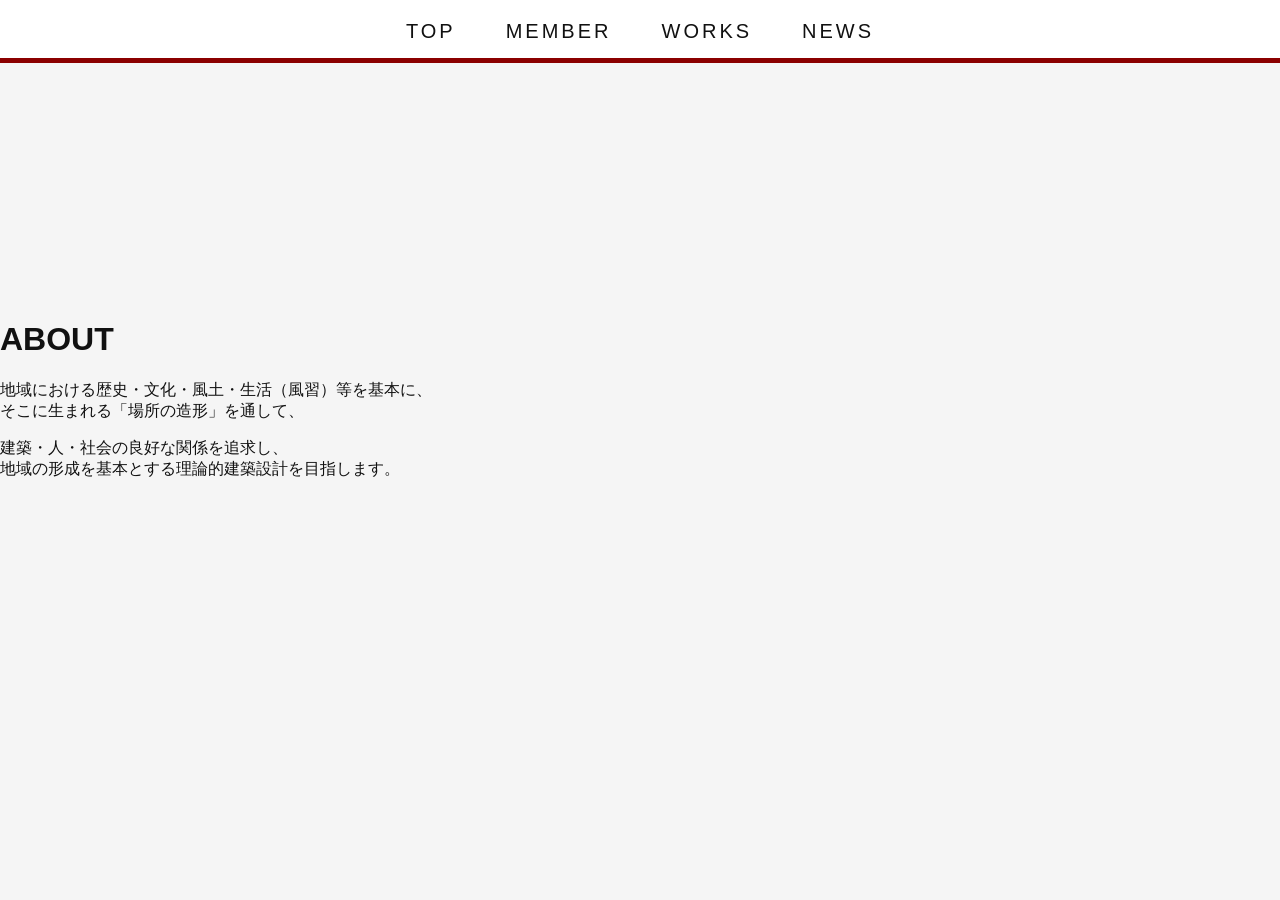
<file: about.html>
<!DOCTYPE html>
<html lang="ja">
<head>
  <meta charset="UTF-8">
  <meta name="viewport" content="width=device-width, initial-scale=1.0">
  <title>ABOUT | NOMA LAB</title>
  <link rel="stylesheet" href="style.css">
</head>

<body>

<nav class="menu">
  <a href="index.html">TOP</a>
  <a href="member.html">MEMBER</a>
  <a href="works.html">WORKS</a>
  <a href="activity.html">NEWS</a>
</nav>

<section id="about" class="about"></section>
  <h1>ABOUT</h1>

<p>
    地域における歴史・文化・風土・生活（風習）等を基本に、<br>
    そこに生まれる「場所の造形」を通して、
  </p>

  <p>
    建築・人・社会の良好な関係を追求し、<br>
    地域の形成を基本とする理論的建築設計を目指します。
  </p>
  
</section>

</body>
</html>
</file>
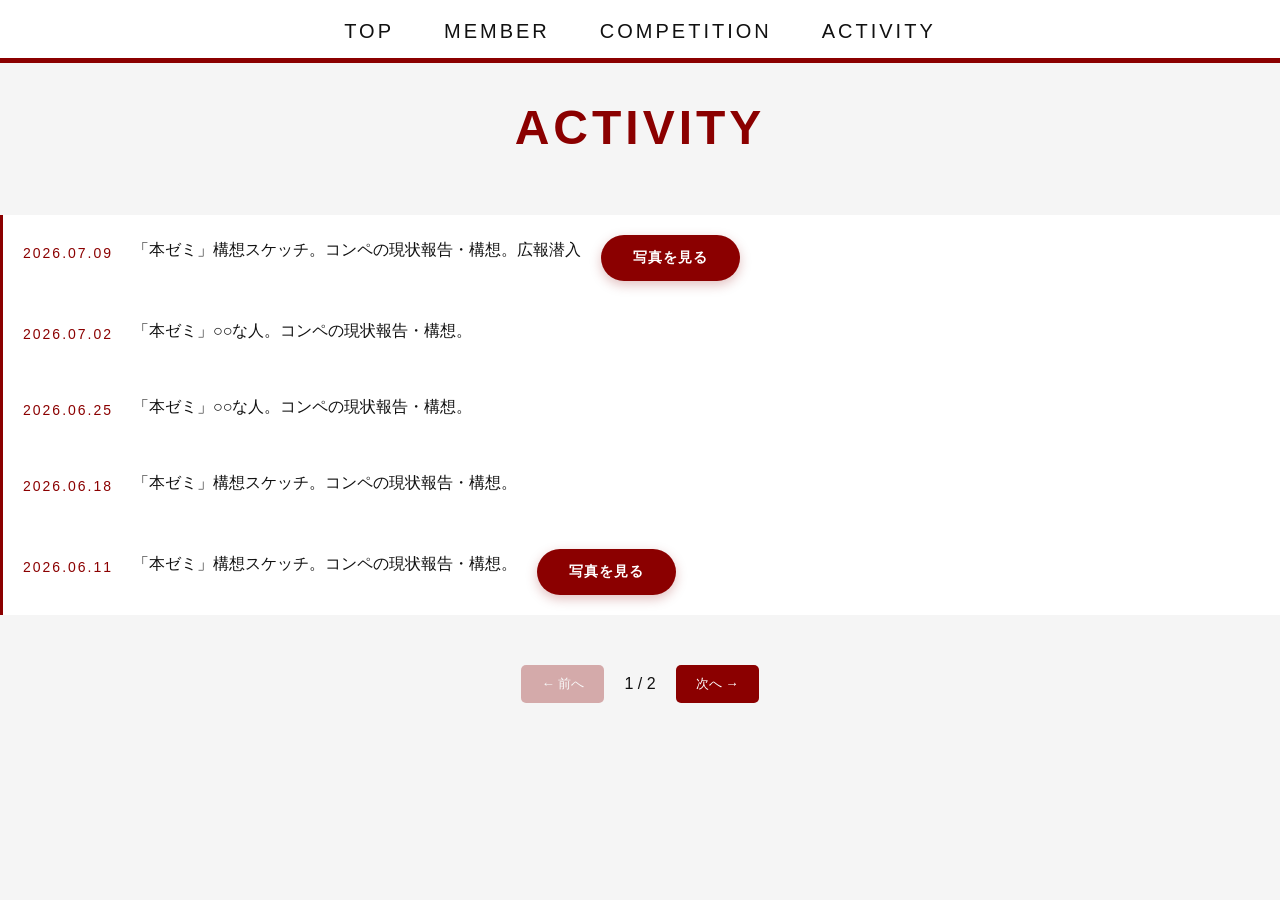
<file: activity.html>
<!DOCTYPE html>
<html lang="ja">
<head>
<meta charset="UTF-8">
<meta name="viewport" content="width=device-width, initial-scale=1.0">
<title>Activity Archive</title>
<link rel="stylesheet" href="style.css">
</head>

<body>
<nav class="menu">

  <a href="index.html">TOP</a>
  <a href="member.html">MEMBER</a>
  <a href="works.html">COMPETITION</a>
  <a href="activity.html">ACTIVITY</a>

</nav>

<section class="activity-archive">

<h1>ACTIVITY</h1>

<!-- ===================== -->
<div class="log-card">
<p class="date">2026.07.09</p>
<p>「本ゼミ」構想スケッチ。コンペの現状報告・構想。広報潜入</p>
<button
  class="media-btn"
  data-image="images/log2.jpg">
  写真を見る
</button>
</div>

<div class="log-card">
<p class="date">2026.07.02</p>
<p>「本ゼミ」○○な人。コンペの現状報告・構想。</p>
</div>

<div class="log-card">
<p class="date">2026.06.25</p>
<p>「本ゼミ」○○な人。コンペの現状報告・構想。</p>
</div>

<div class="log-card">
<p class="date">2026.06.18</p>
<p>「本ゼミ」構想スケッチ。コンペの現状報告・構想。</p>
</div>

<div class="log-card">
<p class="date">2026.06.11</p>
<p>「本ゼミ」構想スケッチ。コンペの現状報告・構想。</p>
<button
  class="media-btn"
  data-image="images/log1.jpg">
  写真を見る
</button>
</div>

<div class="log-card">
<p class="date">2026.06.04</p>
<p>「本ゼミ」コンペの現状報告・構想。ホームページ開設</p>
</div>

<!-- ===================== -->

<div class="pagination">

  <button id="prevPage">
    ← 前へ
  </button>

  <span id="pageInfo"></span>

  <button id="nextPage">
    次へ →
  </button>

</div>

<div id="photoModal" class="photo-modal">

  <span class="photo-close">&times;</span>

  <img id="photoImage">

</div>

<script src="script.js"></script>

</body>
</html>
</file>
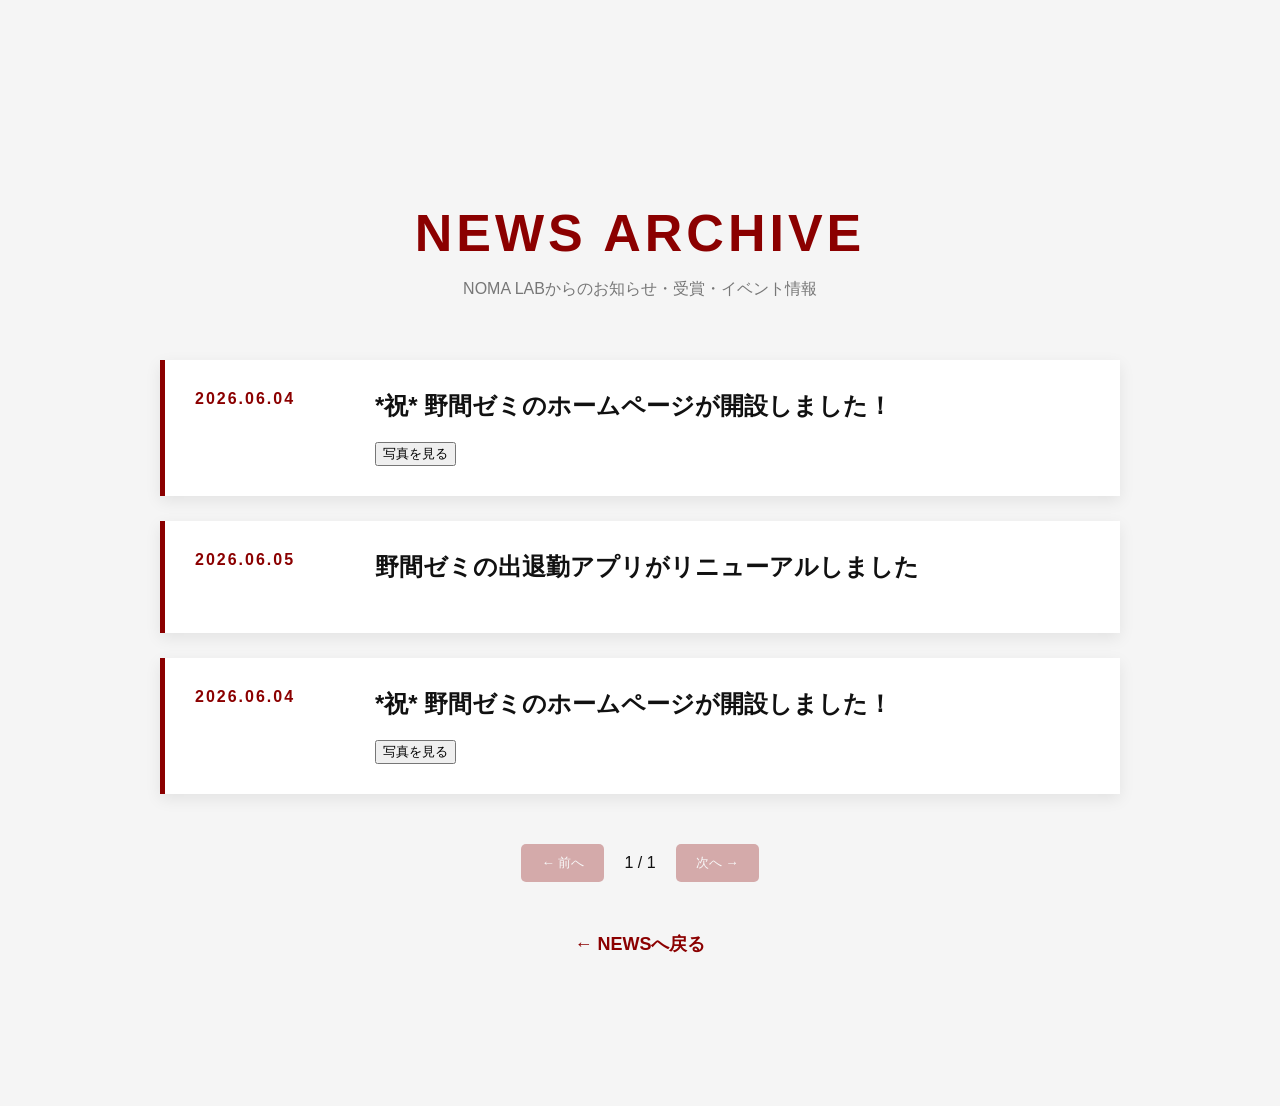
<file: news.html>
<!DOCTYPE html>
<html lang="ja">
<head>
<meta charset="UTF-8">
<title>NEWS Archive</title>
<link rel="stylesheet" href="style.css">
</head>

<body>

<section class="news-archive">

<h1>NEWS ARCHIVE</h1>

<p class="archive-subtitle">
NOMA LABからのお知らせ・受賞・イベント情報
</p>

<!-- ===================== -->

<div class="news-card">
  <div class="news-date">
    2026.06.04
  </div>
  <div class="news-content">
    <h2>*祝* 野間ゼミのホームページが開設しました！</h2>
    <button
      class="photo-btn"
      data-image="images/news02.jpg">
      写真を見る
    </button>
  </div>
</div>

<div class="news-card">
  <div class="news-date">
    2026.06.05
  </div>
  <div class="news-content">
    <h2>野間ゼミの出退勤アプリがリニューアルしました</h2>
  </div>
</div>

<div class="news-card">
  <div class="news-date">
    2026.06.04
  </div>
  <div class="news-content">
    <h2>*祝* 野間ゼミのホームページが開設しました！</h2>
    <button
      class="photo-btn"
      data-image="images/news01.jpg">
      写真を見る
    </button>
  </div>
</div>
<!-- ===================== -->

<div class="pagination">

  <button id="prevNews">
    ← 前へ
  </button>

  <span id="newsPageInfo"></span>

  <button id="nextNews">
    次へ →
  </button>

</div>

<div class="back-button">
  <a href="index.html#news">← NEWSへ戻る</a>
</div>

</section>

<div id="photoModal" class="photo-modal">

  <span class="photo-close">&times;</span>

  <img id="photoImage">

</div>

<script src="script.js"></script>

</body>
</html>
</file>
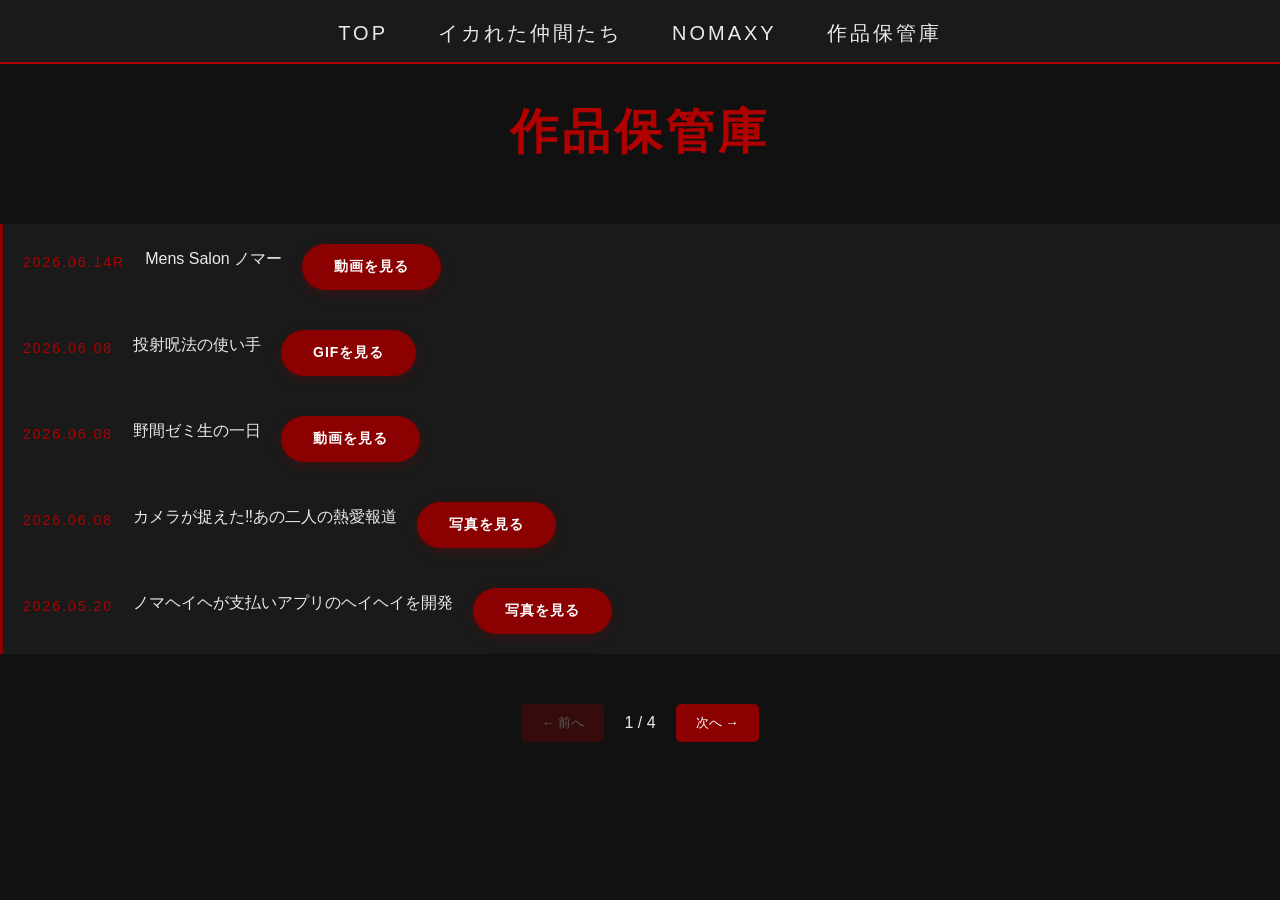
<file: secret-activity.html>
<!DOCTYPE html>
<html lang="ja">
<head>
<meta charset="UTF-8">
<meta name="viewport" content="width=device-width, initial-scale=1.0">
<title>Activity Archive</title>
<link rel="stylesheet" href="style.css">
</head>

<body class="secret-page">

<nav class="menu">
  <a href="secret.html">TOP</a>
  <a href="secret-member.html">イカれた仲間たち</a>
  <a href="secret-works.html">NOMAXY</a>
  <a href="secret-activity.html">作品保管庫</a>
</nav>   

<section class="activity-archive">

<h1>作品保管庫</h1>

<!-- ===================== -->

<div class="log-card">
  <p class="date">2026.06.14R</p>
  <p>Mens Salon ノマー</p>
  <div class="media-center">
  <a
    href="videos/event02.mp4"
    target="_blank"
    class="media-btn">
    動画を見る
  </a>
  </div>
</div>

<div class="log-card">
  <p class="date">2026.06.08</p>
  <p>投射呪法の使い手</p>
  <button
    class="media-btn"
    data-image="gifs/noma-life.gif">
    GIFを見る
  </button>
</div>

<div class="log-card">
  <p class="date">2026.06.08</p>
  <p>野間ゼミ生の一日</p>
  <div class="media-center">
  <a
    href="videos/event01.mp4"
    target="_blank"
    class="media-btn">
    動画を見る
  </a>
  </div>
</div>

<div class="log-card">
<p class="date">2026.06.08</p>
<p>カメラが捉えた‼あの二人の熱愛報道</p>
<button
  class="media-btn"
  data-image="images!/log13!.webp">
  写真を見る
</button>
</div>

<div class="log-card">
<p class="date">2026.05.20</p>
<p>ノマヘイヘが支払いアプリのヘイヘイを開発</p>
<button
  class="media-btn"
  data-image="images!/log12!.webp">
  写真を見る
</button>
</div>

<div class="log-card">
<p class="date">2026.05.20</p>
<p>horryが池袋で金鉱脈を発見</p>
<button
  class="media-btn"
  data-image="images!/log11!.webp">
  写真を見る
</button>
</div>

<div class="log-card">
<p class="date">2026.05.20</p>
<p>カンシロウが「力とはパワー ～体で覚えて考えろ～」を出版</p>
<button
  class="media-btn"
  data-image="images!/log10!.webp">
  写真を見る
</button>
</div>

<div class="log-card">
<p class="date">2026.05.20</p>
<p>エスプレッソゆうとがフラペチーノの養殖に成功</p>
<button
  class="media-btn"
  data-image="images!/log09!.webp">
  写真を見る
</button>
</div>

<div class="log-card">
<p class="date">2026.05.20</p>
<p>カモンめぐみがNPO法人 優先席を守る会 を設立</p>
<button
  class="media-btn"
  data-image="images!/log08!.webp">
  写真を見る
</button>
</div>

<div class="log-card">
<p class="date">2026.05.20</p>
<p>ソウ・ウシウシ生誕祭</p>
<button
  class="media-btn"
  data-image="images!/log01!.webp">
  写真を見る
</button>
</div>

<div class="log-card">
<p class="date">2026.05.29</p>
<p>森の中のこうちゃん無期限の活動休止</p>
</div>

<div class="log-card">
<p class="date">2026.05.29</p>
<p>インク代高騰で活動経営難。クラウドファンディング開始。</p>
</div>

<div class="log-card">
<p class="date">2026.05.06</p>
 <p>オーガ鰆。初競り過去最高額2980円(税込み)</p>
<button
  class="media-btn"
  data-image="images!/log02!.webp">
  写真を見る
</button>
</div>

<div class="log-card">
<p class="date">2026.05.06</p>
 <p>ハイブリッチ・ユズキが渡月橋の観光大使に就任</p>
<button
  class="media-btn"
  data-image="images!/log03!.webp">
  写真を見る
</button>
</div>

<div class="log-card">
<p class="date">2026.05.06</p>
 <p>本ゼミ：大豆からできるもの多すぎ。大豆に潜むディストピア</p>
</div>

<div class="log-card">
<p class="date">2026.05.06</p>
 <p>米利休が茶柱でCO²削減に成功</p>
<button
  class="media-btn"
  data-image="images!/log04!.webp">
  写真を見る
</button>
</div>

<div class="log-card">
<p class="date">2026.05.06</p>
 <p>森の中のこうちゃんが「塀の中のこうちゃん」に改名</p>
</div>

<div class="log-card">
<p class="date">2026.05.06</p>
 <p>ドリーム歩夢が新曲「完全幻覚Dreamer」をリリース</p>
<button
  class="media-btn"
  data-image="images!/log05!.webp">
  写真を見る
</button>
</div>

<div class="log-card">
<p class="date">2026.05.06</p>
<p>ヌギフ大統領が黒船で来航</p>
<button
  class="media-btn"
  data-image="images!/log06!.webp">
  写真を見る
</button>
<button
  class="media-btn"
  data-image="images!/log07!.webp">
  写真を見る
</button>
</div>


<!-- ===================== -->

<div class="pagination">

  <button id="prevPage">
    ← 前へ
  </button>

  <span id="pageInfo"></span>

  <button id="nextPage">
    次へ →
  </button>

</div>

<div id="photoModal" class="photo-modal">

  <span class="photo-close">&times;</span>

  <img id="photoImage" alt="活動記録画像">>

</div>

<script src="script.js"></script>

</body>
</html>
</file>
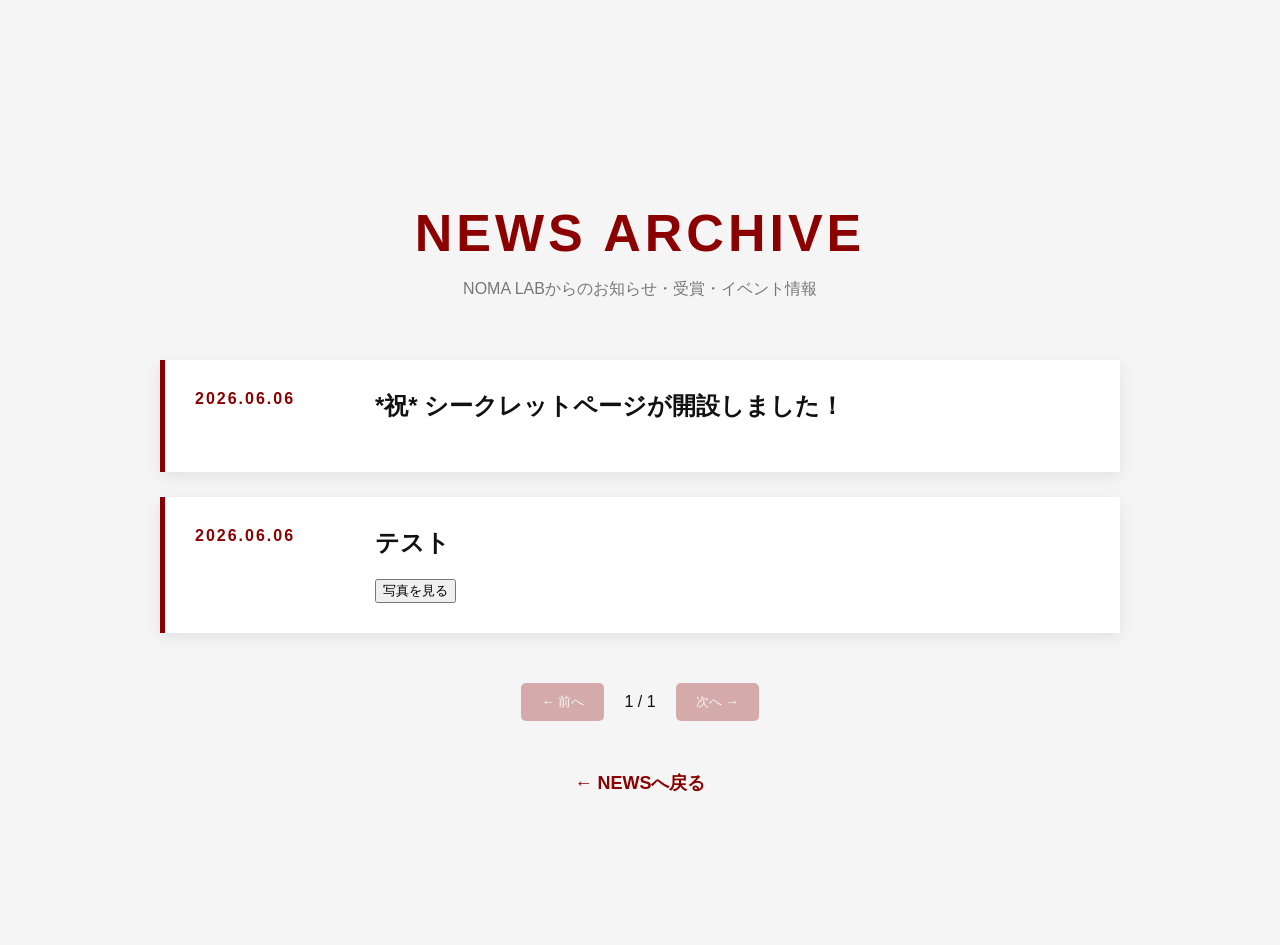
<file: secret-news.html>
<!DOCTYPE html>
<html lang="ja">
<head>
<meta charset="UTF-8">
<title>NEWS Archive</title>
<link rel="stylesheet" href="style.css">
</head>

<body>

<section class="news-archive">

<h1>NEWS ARCHIVE</h1>

<p class="archive-subtitle">
NOMA LABからのお知らせ・受賞・イベント情報
</p>

<!-- ===================== -->

<div class="news-card">
  <div class="news-date">
    2026.06.06
  </div>
  <div class="news-content">
    <h2>*祝* シークレットページが開設しました！</h2>
  </div>
</div>

<div class="news-card">
  <div class="news-date">
    2026.06.06
  </div>
  <div class="news-content">
    <h2>テスト</h2>
    <button
      class="photo-btn"
      data-image="images!/news01!.jpg">
      写真を見る
    </button>
  </div>
</div>

<!-- ===================== -->

<div class="pagination">

  <button id="prevNews">
    ← 前へ
  </button>

  <span id="newsPageInfo"></span>

  <button id="nextNews">
    次へ →
  </button>

</div>

<div class="back-button">
  <a href="secret.html">← NEWSへ戻る</a>
</div>

</section>

<div id="photoModal" class="photo-modal">

  <span class="photo-close">&times;</span>

  <img id="photoImage">

</div>

<script src="script.js"></script>

</body>
</html>
</file>
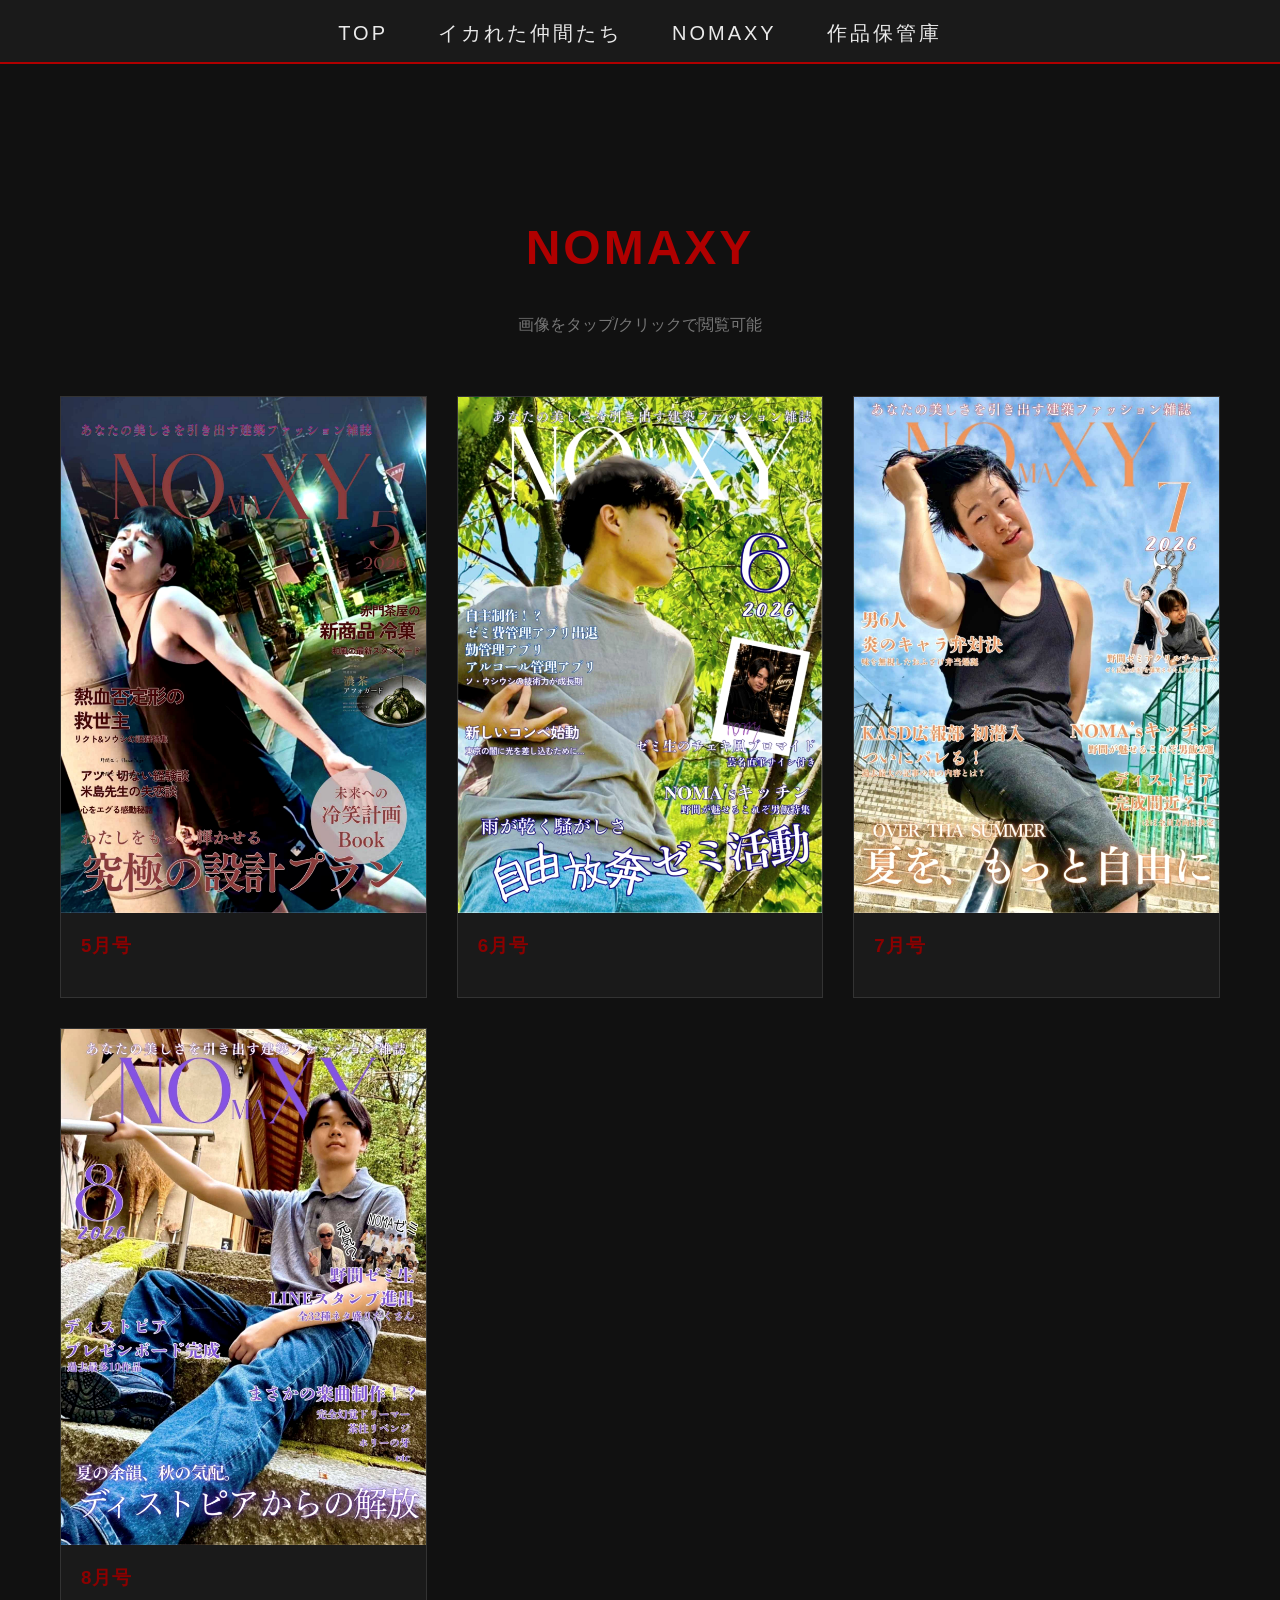
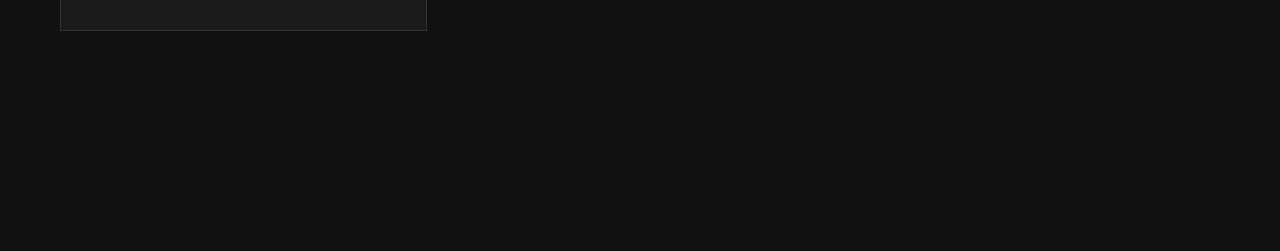
<file: secret-works.html>
<!DOCTYPE html>
<html lang="ja">
<head>
<meta charset="UTF-8">
<meta name="viewport" content="width=device-width, initial-scale=1.0">
<title>WORKS | NOMA LAB</title>
<link rel="stylesheet" href="style.css">
</head>

<body class="secret-page">

<nav class="menu">
  <a href="secret.html">TOP</a>
  <a href="secret-member.html">イカれた仲間たち</a>
  <a href="secret-works.html">NOMAXY</a>
  <a href="secret-activity.html">作品保管庫</a>
</nav>

<section class="works">

  <h1>NOMAXY</h1>

  <p class="archive-subtitle">
  画像をタップ/クリックで閲覧可能
</p>

  <!-- index.html の WORKS の中身をここに貼る -->
<!-- ===================== -->
  <!-- COMPETITION A -->
  <!-- ===================== -->

  <div class="works-group">

    <div class="works-grid">

      <!-- 01 -->
      <a href="pdf!/NOXY5月号.pdf" target="_blank" class="work-item">
          <img src="images!/a01!.jpg" alt="">

        <div class="work-text">
          <h3>5月号</h3>
        </div>
        </a>

      <!-- 02 -->
      <a href="pdf!/NOXY6月号.pdf" target="_blank" class="work-item">
          <img src="images!/a02!.jpg" alt="">

        <div class="work-text">
          <h3>6月号</h3>
        </div>
        </a>

      <!-- 03 -->
       <a href="pdf!/NOXY7月号.pdf" target="_blank" class="work-item">
          <img src="images!/a03!.jpg" alt="">

        <div class="work-text">
          <h3>7月号</h3>
        </div>
        </a>

      <!-- 04 -->
        <a href="pdf!/NOXY8月号.pdf" target="_blank" class="work-item">
          <img src="images!/a04!.jpg" alt="">

        <div class="work-text">
          <h3>8月号</h3>
        </div>
        </a>

    </div>
  </div>

</section>

<script src="script.js"></script>

</body>
</html>
</file>
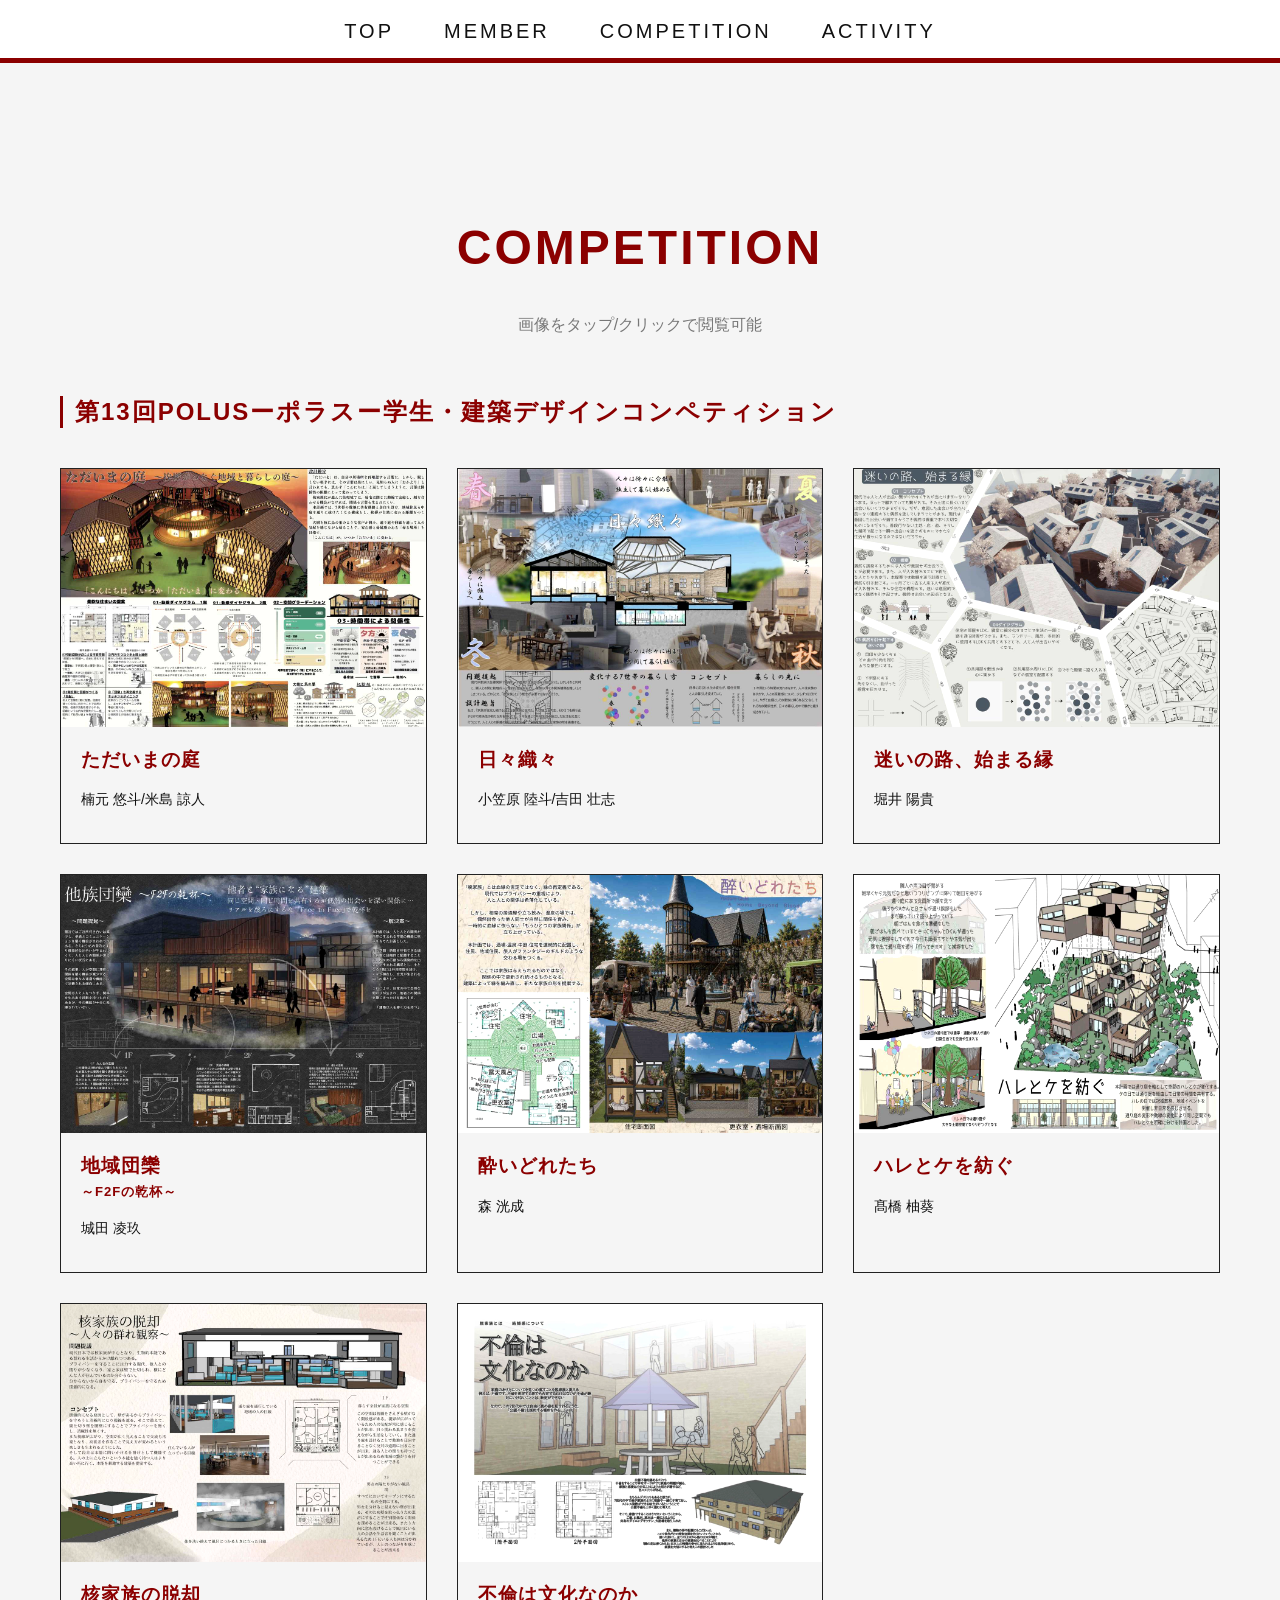
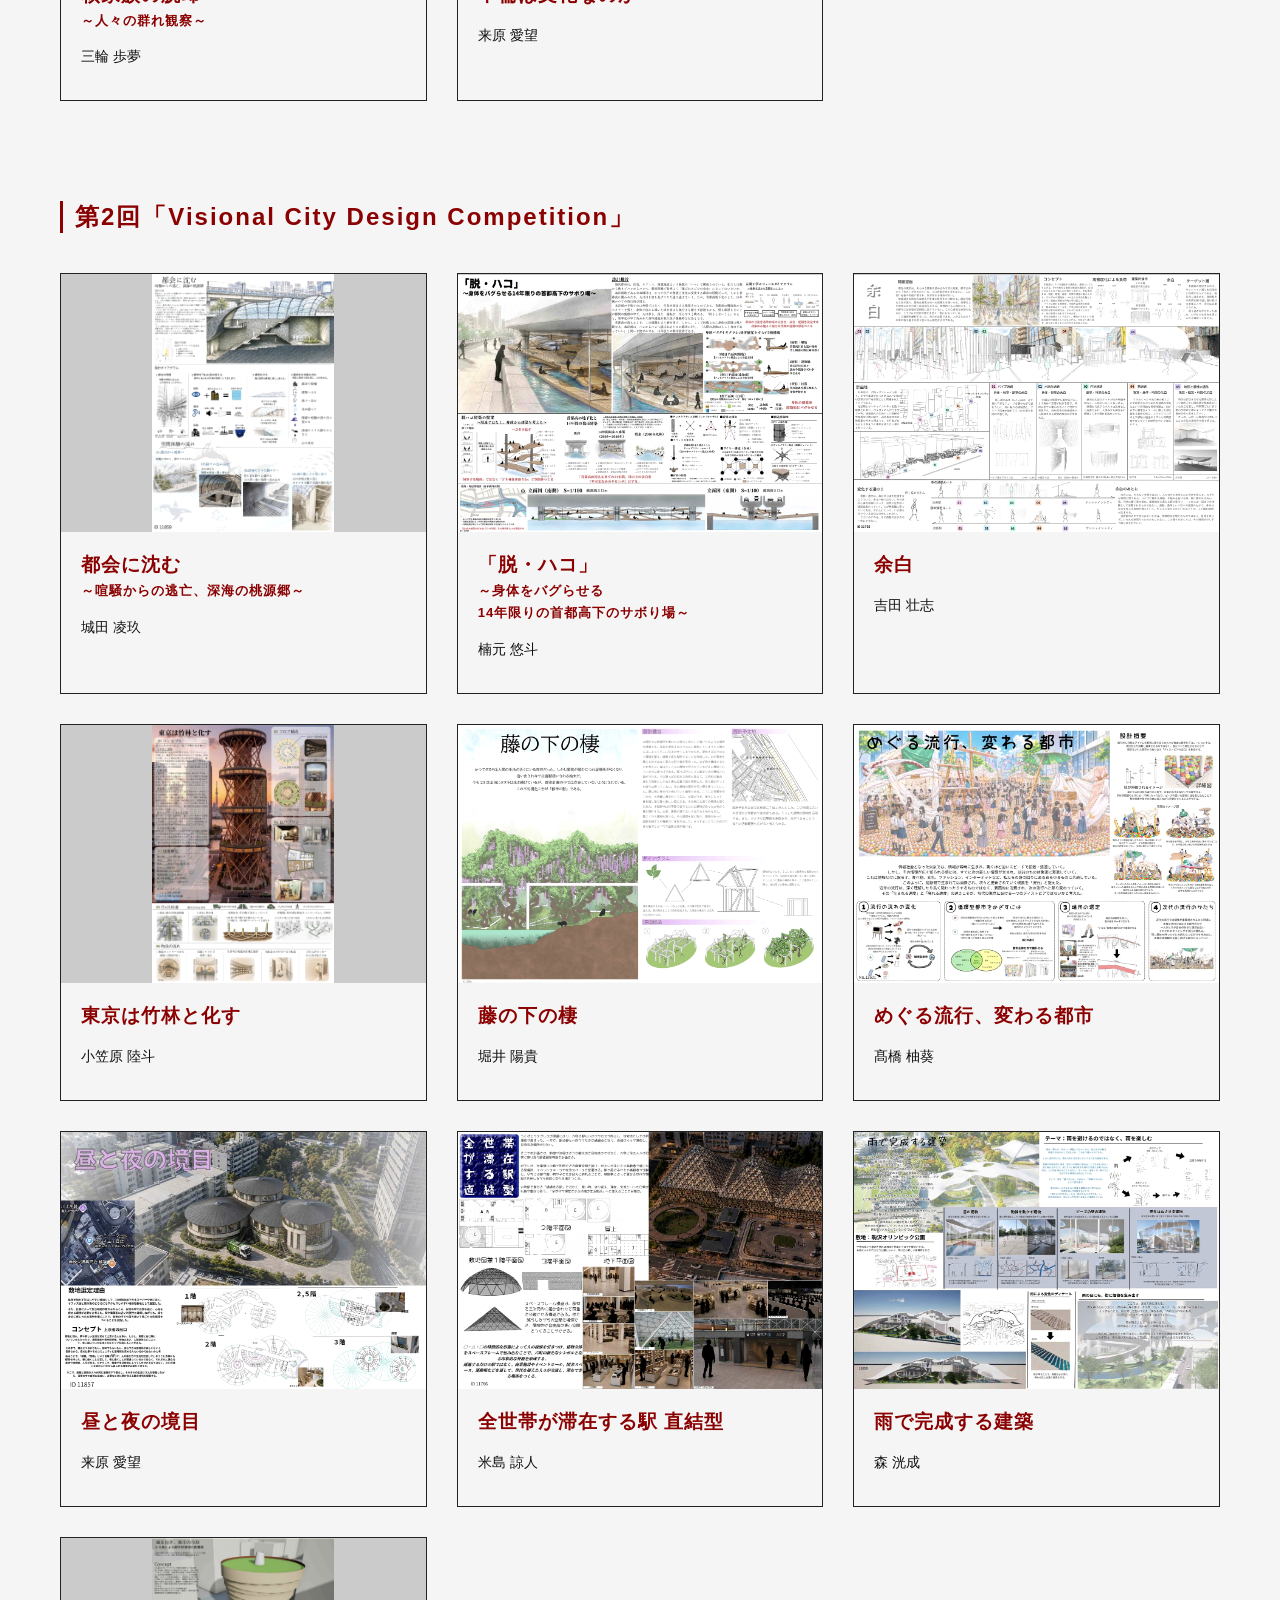
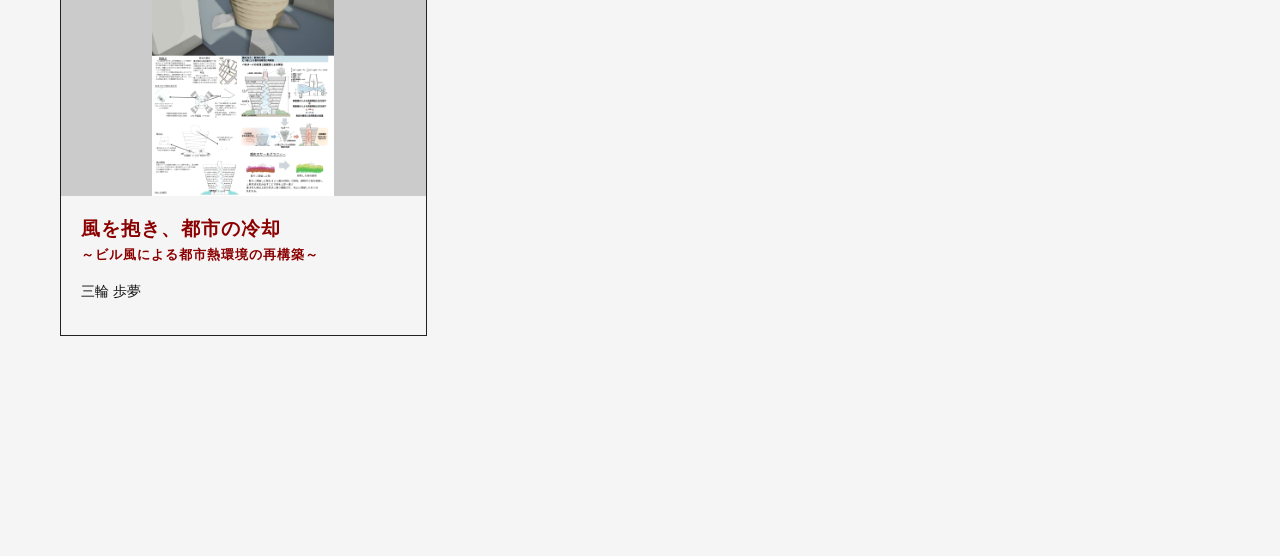
<file: works.html>
<!DOCTYPE html>
<html lang="ja">
<head>
<meta charset="UTF-8">
<meta name="viewport" content="width=device-width, initial-scale=1.0">
<title>WORKS | NOMA LAB</title>
<link rel="stylesheet" href="style.css">
</head>

<body>

<nav class="menu">

  <a href="index.html">TOP</a>
  <a href="member.html">MEMBER</a>
  <a href="works.html">COMPETITION</a>
  <a href="activity.html">ACTIVITY</a>

</nav>

<section class="works">

<h1>COMPETITION</h1>

  <p class="archive-subtitle">
  画像をタップ/クリックで閲覧可能
</p>

  <!-- index.html の WORKS の中身をここに貼る -->
<!-- ===================== -->
  <!-- COMPETITION A -->
  <!-- ===================== -->

  <div class="works-group">

    <h2>第13回POLUSーポラスー学生・建築デザインコンペティション</h2>

    <div class="works-grid">

      <!-- 01 -->
      <a href="pdf/a01.pdf" target="_blank" class="work-item">
          <img src="images/a01.jpg" alt="">

        <div class="work-text">
          <h3>ただいまの庭</h3>
          <p>楠元 悠斗/米島 諒人</p>
        </div>
        </a>

      <!-- 02 -->
      <a href="pdf/a02.pdf" target="_blank" class="work-item">
          <img src="images/a02.jpg" alt="">

        <div class="work-text">
          <h3>日々織々</h3>
          <p>小笠原 陸斗/吉田 壮志</p>
        </div>
        </a>

      <!-- 03 -->
       <a href="pdf/a03.pdf" target="_blank" class="work-item">
          <img src="images/a03.jpg" alt="">

        <div class="work-text">
          <h3>迷いの路、始まる縁</h3>
          <p>堀井 陽貴</p>
        </div>
        </a>

      <!-- 04 -->
        <a href="pdf/a04.pdf" target="_blank" class="work-item">
          <img src="images/a04.jpg" alt="">

        <div class="work-text">
          <h3>地域団欒<br>
          <span class="work-subtitle">～F2Fの乾杯～</span></h3>
          <p>城田 凌玖</p>
        </div>
        </a>

      <!-- 05 -->
        <a href="pdf/a05.pdf" target="_blank" class="work-item">
          <img src="images/a05.jpg" alt="">

        <div class="work-text">
          <h3>酔いどれたち</h3>
          <p>森 洸成</p>
        </div>
        </a>

      <!-- 06 -->
        <a href="pdf/a06.pdf" target="_blank" class="work-item">
          <img src="images/a06.jpg" alt="">

        <div class="work-text">
          <h3>ハレとケを紡ぐ</h3>
          <p>髙橋 柚葵</p>
        </div>
        </a>

      <!-- 07 -->

        <a href="pdf/a07.pdf" target="_blank" class="work-item">
          <img src="images/a07.jpg" alt="">

        <div class="work-text">
          <h3>核家族の脱却<br>
          <span class="work-subtitle">～人々の群れ観察～</span></h3>
          <p>三輪 歩夢</p>
        </div>
        </a>

      <!-- 08 -->
      <a href="pdf/a08.pdf" target="_blank" class="work-item">
          <img src="images/a08.jpg" alt="">

        <div class="work-text">
          <h3>不倫は文化なのか</h3>
          <p>来原 愛望</p>
        </div>
        </a>

    </div>
  </div>

  <!-- ===================== -->
  <!-- COMPETITION B -->
  <!-- ===================== -->

  <div class="works-group">

    <h2>第2回「Visional City Design Competition」</h2>

    <div class="works-grid">

        <a href="pdf/b01.pdf" target="_blank" class="work-item">
          <img src="images/b01.jpg" alt="">

        <div class="work-text">
          <h3>都会に沈む<br>
          <span class="work-subtitle">～喧騒からの逃亡、深海の桃源郷～</span></h3>
          <p>城田 凌玖</p>
        </div>
        </a>

        <a href="pdf/b02.pdf" target="_blank" class="work-item">
          <img src="images/b02.jpg" alt="">

        <div class="work-text">
          <h3>「脱・ハコ」<br>
          <span class="work-subtitle">～身体をバグらせる<br>14年限りの首都高下のサボり場～</span></h3>
          <p>楠元 悠斗</p>
        </div>
        </a>

        <a href="pdf/b03.pdf" target="_blank" class="work-item">
          <img src="images/b03.jpg" alt="">

        <div class="work-text">
          <h3>余白</h3>
          <p>吉田 壮志</p>
        </div>
        </a>

        <a href="pdf/b04.pdf" target="_blank" class="work-item">
          <img src="images/b04.jpg" alt="">

        <div class="work-text">
          <h3>東京は竹林と化す</h3>
          <p>小笠原 陸斗</p>
        </div>
        </a>

        <a href="pdf/b05.pdf" target="_blank" class="work-item">
          <img src="images/b05.jpg" alt="">

        <div class="work-text">
          <h3>藤の下の棲</h3>
          <p>堀井 陽貴</p>
        </div>
        </a>

        <a href="pdf/b06.pdf" target="_blank" class="work-item">
          <img src="images/b06.jpg" alt="">

        <div class="work-text">
          <h3>めぐる流行、変わる都市</h3>
          <p>髙橋 柚葵</p>
        </div>
        </a>

         <a href="pdf/b07.pdf" target="_blank" class="work-item">
          <img src="images/b07.jpg" alt="">

        <div class="work-text">
          <h3>昼と夜の境目</h3>
          <p>来原 愛望</p>
        </div>
        </a>

        <a href="pdf/b08.pdf" target="_blank" class="work-item">
          <img src="images/b08.jpg" alt="">

        <div class="work-text">
          <h3>全世帯が滞在する駅 直結型</h3>
          <p>米島 諒人</p>
        </div>
        </a>

        <a href="pdf/b09.pdf" target="_blank" class="work-item">
          <img src="images/b09.jpg" alt="">

        <div class="work-text">
          <h3>雨で完成する建築</h3>
          <p>森 洸成</p>
        </div>
        </a>

        <a href="pdf/b10.pdf" target="_blank" class="work-item">
          <img src="images/b10.jpg" alt="">

        <div class="work-text">
          <h3>風を抱き、都市の冷却<br>
          <span class="work-subtitle">～ビル風による都市熱環境の再構築～</span></h3>
          <p>三輪 歩夢</p>
        </div>
        </a>



    </div>
  </div>


</section>

<script src="script.js"></script>

</body>
</html>
</file>
<file: style.css>
/* ===================== */
/* COLOR SYSTEM */
/* ===================== */
*{
  box-sizing:border-box;
}

html {
  scroll-behavior: smooth;
  overflow-y: scroll;

}

:root {
  --bg: #f5f5f5;
  --text: #111111;
  --gray: #777777;
  --card: #ffffff;
  --line: #dddddd;
  --accent: #8b0000;
}

body {
  margin: 0;

  padding-top: 60px;

  background: #f5f5f5;
  color: #111111;

  font-family: sans-serif;
}

.qr{

  margin-top:40px;

  padding:15px;

  text-align:center;

  background:white;

  border:1px solid #ddd;
}

.qr img{

  width:120px;

  border:3px solid #8b0000;
}

/* スライドエリア */
.slide-section {
  padding: 80px 20px;
 background: #f5f5f5;
}


/* ナビ */
/* ===================== */
/* MENU */
/* ===================== */

.menu {

  position: fixed;

  top: 0;
  left: 0;

  width: 100%;

  box-sizing:border-box;

  display: flex;
  justify-content: center;
  align-items: center;

  gap: 50px;

  padding: 20px 0;

  background: rgba(255,255,255,0.95);

  backdrop-filter: blur(10px);

  border-bottom: 3px solid #8b0000;

  z-index: 9999;
}

.menu a {
  color: #111111;
  text-decoration: none;

  font-size: 20px;
  letter-spacing: 3px;

  transition: 0.3s;
}

.menu a:hover {
  color: #8b0000;
}

.slider {
  position: relative;
  max-width: 1200px;
  margin: auto;
}

.slide {
  width: 100%;
}

.slide.active {
  display: block;
}

.slide-section {
  padding: 0;
  background: #f5f5f5;
}

.slider {
  max-width: 100%;
  height: 60vh;
  overflow: hidden;
}

.slider img {
  width: 100%;
  height: 60vh;
  object-fit: cover;
}

.slider img {
  filter: contrast(1.1) brightness(0.9);
}

.about {
  padding: 120px 20px;
  max-width: 1200px;
  margin: auto;
  line-height: 1.8;
}

.about h1 {
  font-size: 48px;
  margin-bottom: 40px;
  letter-spacing: 3px;
  color: #8b0000;
  text-align: center;
}

.about-text{

  max-width:700px;

  margin:0 auto;

  padding-left:25px;

  border-left:4px solid #8b0000;

  color:#111111;

  font-size:18px;

  line-height:2.4;

  letter-spacing:1px;

  text-align:left;
}

/* グリッド配置 */
.member-grid {
  display: grid;
  grid-template-columns: repeat(auto-fit, minmax(220px, 1fr));
  gap: 20px;
}

/* カードデザイン */
.card {
  background: white;
  border: 1px solid #dddddd;
}

.card:hover {
  border-color: #8b0000;
  transform: translateY(-5px);
}

.card h2 {
  font-size: 18px;
  color: #8b0000;
  margin-bottom: 10px;
}

.card p {
  color: #ccc;
  margin: 5px 0;
}

.member {
  padding: 120px 20px;
  max-width: 1200px;
  margin: auto;
}

.member h1 {
  font-size: 48px;
  margin-bottom: 40px;
  letter-spacing: 3px;
  color: #8b0000;
   text-align: center;
}

/* グループ間 */
.group {
  margin-bottom: 60px;
}

.group h2 {
  color: #8b0000;
  font-size: 20px;
  letter-spacing: 2px;
  margin-bottom: 20px;
  border-left: 3px solid #8b0000;
  padding-left: 10px;
}

/* 単体カード */
.card {
  border: 1px solid #333;
  padding: 15px;
  background: #f5f5f5;
  margin-bottom: 10px;
}

/* 学生だけグリッド */
.grid {
  display: grid;
  grid-template-columns: repeat(auto-fit, minmax(180px, 1fr));
  gap: 10px;
}

.name {
  font-weight: bold;
  color: #8b0000;
}

.desc {
  color: #aaa;
  font-size: 12px;
}

.works-group {
  margin-bottom: 80px;
}

.works-group h2 {
  color: #8b0000;
  border-left: 3px solid #8b0000;
  padding-left: 10px;
  margin-bottom: 30px;
}

/* コンペ */
.work-card {
  border: 1px solid #333;
  padding: 20px;
  background: #f5f5f5;
}

.work-card h3 {
  margin-top: 0;
}

.work-card a {
  display: inline-block;
  margin-top: 10px;
  color: #8b0000;
  text-decoration: none;
}

.date {
  color: #8b0000;
  font-size: 14px;
}

/* カード */
.work-item {
background: white;
border: 1px solid #dddddd;
}

.work-item:hover {
  transform: translateY(-5px);
  border-color: #8b0000;
}

/* 画像 */
.work-item img {
  width: 100%;
  height: 220px;
  object-fit: cover;
  display: block;
}

/* テキスト */
.work-text {
  padding: 20px;
}

.work-text h3 {
  margin-top: 0;
  letter-spacing: 1px;

   color: #8b0000;
}

.work-text p {
  color: #282828;
  font-size: 14px;
}

/* PDFボタン */
.work-text a {
  display: inline-block;
  margin-top: 15px;
  color: #8b0000;
  text-decoration: none;
}

/* ===================== */
/* WORKS */
/* ===================== */

.works h1 {

  font-size: 48px;
  margin-bottom: 40px;
  letter-spacing: 3px;
  color: #8b0000;
  text-align: center;
}

.works {
  padding: 120px 20px;
  max-width: 1200px;
  margin: auto;
}

/* グループ */
.works-group {
  margin-bottom: 100px;
}

.works-group h2 {
  color: #8b0000;
  border-left: 3px solid #8b0000;
  padding-left: 12px;
  margin-bottom: 40px;
  letter-spacing: 2px;
}

/* グリッド */
.works-grid {
  display: grid;
  grid-template-columns: repeat(auto-fit, minmax(280px, 1fr));
  gap: 30px;
}

/* カード */
.work-item {
  background: #f5f5f5;
  border: 1px solid #222;
  overflow: hidden;
  transition: 0.3s;
}

.work-item:hover {
  transform: translateY(-5px);
  border-color: #8b0000;
}

/* 画像 */
.work-item img {
  width: 100%;
  height: auto;
  aspect-ratio: 297 / 210;
  object-fit: contain;
  background: rgb(199, 199, 199);
  display: block;

  filter: grayscale(20%) contrast(1.05);
}

/* テキスト */
.work-text {
  padding: 20px;
}

.work-text h3 {
  margin-top: 0;
  letter-spacing: 1px;

  color: #8b0000;
}

.work-text p {
  color: #111111;
  font-size: 14px;
}



/* ===================== */
/* MEMBER */
/* ===================== */

.member {
  max-width: 1200px;
  margin: auto;
  padding: 120px 20px;
}

.member h1 {
  font-size: 48px;
  margin-bottom: 40px;
  letter-spacing: 3px;
  color: #8b0000;
}

/* ボタン */
.accordion {
  width: 100%;

  background: white;
  color: #111;

  border: 1px solid #ddd;

  padding: 25px;

  font-size: 24px;
  text-align: left;

  cursor: pointer;

  transition: 0.3s;
}

.accordion:hover {
  color: #8b0000;
}

/* 開く部分 */
.panel {
  display: none;

  padding: 30px;

  border: 1px solid #ddd;
  border-top: none;

  margin-bottom: 20px;

  background: white;
}

/* 写真 */
.panel img {
  width: 200px;
  height: 200px;

  object-fit: cover;

  display: block;

  margin-bottom: 20px;
}

/* ===================== */
/* MEMBER CATEGORY */
/* ===================== */

.member-category {
  margin-top: 80px;
  margin-bottom: 20px;

  font-size: 14px;
  letter-spacing: 4px;

  color: #8b0000;

  border-bottom: 1px solid #cccccc;

  padding-bottom: 10px;
}

.student-grid {
  display: grid;

  grid-template-columns: 1fr 1fr;

  gap: 20px;
}

.student-grid .profile {
  margin: 0;
}

/* ===================== */
/* MEMBER MODAL */
/* ===================== */

/* 名前ボタン */
.member-button {
  width: 100%;

  background: white;

  border: 1px solid #ddd;

  padding: 25px;

  text-align: left;

  font-size: 24px;

  cursor: pointer;

  transition: 0.3s;
}

.member-button:hover {

  color: #8b0000;

  letter-spacing: 2px;

  transition: 0.3s;
}

/* 背景 */
.modal {

  position: fixed;

  top: 0;
  left: 0;

  width: 100%;
  height: 100%;

  background: rgba(0,0,0,0.5);

  z-index: 999;

  display: flex;

  justify-content: center;
  align-items: center;

  opacity: 0;

  pointer-events: none;

  transition: 0.3s;

  backdrop-filter: blur(8px);
}

.modal.show {

  opacity: 1;

  pointer-events: auto;
}

/* 中身 */
.modal-content {

  background: white;

  width: 80%;
  max-width: 900px;

  padding: 60px;

  position: relative;

  display: flex;

  gap: 50px;

  align-items: flex-start;
}

/* 写真 */
.modal-content img {

  width: 250px;

  height: 250px;

  object-fit: cover;

  flex-shrink: 0;

  border: 2px solid #ddd;
}

/* 閉じる */
.close {
  position: absolute;

  top: 20px;
  right: 30px;

  font-size: 30px;

  cursor: pointer;

  color: #111;
}

/* プロフィール */

#modalProfile {

  color: #555555;

  font-size: 18px;

  margin-top: 10px;

  line-height: 1.8;
}

/* コメント */

#modalComment {

  color: #8b0000;

  font-size: 20px;

  margin-top: 30px;

  line-height: 1.8;

  letter-spacing: 1px;
}

/* 名前 */

#modalName {

  color: #111111;

  font-size: 36px;

  margin-top: 20px;

  letter-spacing: 2px;
}

/* ===================== */
/* ACTIVITY LOG */
/* ===================== */

.activity-list {

  display: flex;

  flex-direction: column;

  gap: 20px;

  margin-top: 40px;

  max-height: 400px;

  overflow-y: auto;

  padding-right: 10px;
}

.activity-list::-webkit-scrollbar {

  width: 6px;
}

.activity-list::-webkit-scrollbar-thumb {

  background: #8b0000;
}

.log-card:hover {

  transform: translateX(10px);
}

.log-card .date {

  color: #8b0000;

  font-size: 14px;

  letter-spacing: 2px;

  margin-bottom: 10px;
}

/* Activity Card */

.log-card {

  display: flex;

  gap: 20px;

  align-items: center;

  border-left: 3px solid #8b0000;

  padding: 20px;

  background: white;

  transition: 0.3s;
}

/* 写真 */

.log-card img {

  width: 180px;

  height: 120px;

  object-fit: cover;

  flex-shrink: 0;
}

/* テキスト */

.log-text {

  flex: 1;
}

/* TOP画面 */
.hero{
  position:relative;
  height:100vh;

  display:flex;
  justify-content:center;
  align-items:center;

  overflow:hidden;
}

.hero-text h1{
  font-size:64px;
  letter-spacing:12px;
  font-weight:300;

  margin:0;
}

.hero-text p{
  margin-top:20px;

  letter-spacing:5px;

  color:#666;

  font-size:14px;
}

/* タイトル */
.left h1{
  font-size:56px;
  font-weight:300;

  letter-spacing:10px;

  margin:0;
}

/* 説明 */
.left p{
  margin-top:25px;

  color:#666;

  line-height:2;

  letter-spacing:4px;
}

/* 右 */
.right{
  width:55%;

  height:100vh;

  position:relative;

  overflow:hidden;
}

.slide{

  position:absolute;

  top:0;
  left:0;

  width:100%;
  height:100%;

  object-fit:cover;

  opacity:0;

  transition: opacity 2s ease-in-out;
}

/* 表示中 */
.slide.active{

  opacity:1;
}

.modal-info p {

  color: #333;

  line-height: 2;

  border-bottom: 1px solid #ddd;

  padding-bottom: 10px;

  margin-bottom: 15px;
}

.modal-info strong {

  color: #8b0000;

  margin-right: 10px;
}

.comment-title {

  color: #8b0000;
}

#modalComment {

  color: #111111;
}

/* ===================== */
/* FOOTER NAV */
/* ===================== */

.footer-nav {

  display: flex;

  justify-content: center;

  gap: 40px;

  padding: 80px 20px;

  border-top: 1px solid #dddddd;

  background: white;
}

.footer-nav a {

  text-decoration: none;

  color: #111111;

  letter-spacing: 3px;

  font-size: 14px;

  transition: 0.3s;
}

.footer-nav a:hover {

  color: #8b0000;

  letter-spacing: 5px;
}

/* ===================== */
/* ACCESS */
/* ===================== */

.access {

  padding: 120px 20px;

  background: white;
}

.access h1 {

  text-align: center;

  font-size: 48px;

  letter-spacing: 5px;

  color: #8b0000;

  margin-bottom: 80px;
}

.access-container {

  max-width: 1200px;

  margin: auto;

  display: grid;

  grid-template-columns: 2fr 1fr;

  gap: 50px;

  align-items: center;
}

/* MAP */

.map iframe {

  width: 100%;

  border: 1px solid #dddddd;
}

/* 右 */

.access-info h2 {

  color: #111111;

  font-size: 28px;

  margin-bottom: 20px;
}

.access-info p {

  line-height: 2;

  color: #555555;
}

.access-note {

  margin-top: 30px;

  color: #8b0000;
}

/* スマホ */

@media screen and (max-width: 768px) {

  .access-container {

    grid-template-columns: 1fr;
  }
}

/* ===================== */
/* TOP */
/* ===================== */

.top-container{

  display:flex;

  height:100vh;
  
}

/* ロゴ */
.logo{
  width:400px;
  max-width:100%;
}

.left{
  width:45%;

  display:flex;
  flex-direction:column;

  align-items:center;

  padding:40px 60px;

  background:white;
}

/* タイトル */
.left h1{

  font-size:64px;

  letter-spacing:10px;

  font-weight:300;

  margin:0;
}

/* 説明 */
.left p{

  margin-top:30px;

  line-height:2;

  letter-spacing:3px;

  color:#666;
}

/* 写真 */
.right img{

  width:100%;
  height:100%;

  object-fit:cover;
}

/* ===================== */
/* ACTIVITY LOG TITLE */
/* ===================== */

.activity-log h1 {

  font-size: 60px;

  letter-spacing: 5px;

  color: #8b0000;

  text-align: center;

  margin-bottom: 60px;
}

/* ===================== */
/* PHOTO MODAL */
/* ===================== */

/* ===================== */
/* ACTIVITY PHOTO MODAL */
/* ===================== */

.photo-modal {

  position: fixed;

  top: 0;
  left: 0;

  width: 100%;
  height: 100%;

  background: rgba(0,0,0,0.8);

  display: flex;

  justify-content: center;
  align-items: center;

  opacity: 0;

  pointer-events: none;

  transition: 0.3s;

  z-index: 9999;
}

/* 表示 */
.photo-modal.show {

  opacity: 1;

  pointer-events: auto;
}

/* 画像 */
.photo-modal img {

  max-width: 80%;

  max-height: 80%;

  object-fit: contain;

  border: 5px solid white;
}

/* 閉じるボタン */
.photo-close {

  position: absolute;

  top: 30px;
  right: 40px;

  color: white;

  font-size: 50px;

  cursor: pointer;
}

.activity-more{
  text-align:center;
  margin-top:40px;
}

.activity-more a{
  display:inline-block;
  padding:12px 30px;
  border:1px solid #8b0000;
  color:#8b0000;
  text-decoration:none;
  transition:.3s;
}

.activity-more a:hover{
  background:#8b0000;
  color:white;
}

.back-button{
  text-align:center;
  margin-top:50px;
}

.back-button a{
  color:#8b0000;
  text-decoration:none;
  font-weight:bold;
}

.back-button{
  text-align:center;
  margin:50px 0;
}

.back-button a{
  color:#8b0000;
  font-size:18px;
  text-decoration:none;
  font-weight:bold;
}

.activity-archive h1{
  text-align:center;
  color:#8B0000;   /* 深紅 */
  font-size:48px;
  font-weight:700;
  letter-spacing:4px;
  margin-bottom:60px;
}

/* NEWS */

.news-list{
  display:flex;
  flex-direction:column;
  gap:15px;
}

.news-card{
  background:#fff;
  padding:20px 30px;
  border-left:5px solid #8B0000;
  box-shadow:0 3px 10px rgba(0,0,0,0.08);
}

.news-card .date{
  color:#777;
  font-size:14px;
  margin-bottom:5px;
}

.news-title{
  font-size:18px;
  font-weight:600;
}

.archive-link a{

  display:inline-block;

  padding:16px 50px;

  border:2px solid #8B0000;

  background:white;

  color:#8B0000;

  text-decoration:none;

  letter-spacing:3px;

  font-weight:bold;

  transition:.3s;
}

.archive-link a:hover{

  background:#8B0000;

  color:white;
}

.menu{
  border-bottom:5px solid #8B0000;
  padding-bottom:15px;
}

/* ===================== */
/* NEWS ARCHIVE */
/* ===================== */

.news-archive{

  max-width:1000px;

  margin:auto;

  padding:100px 20px;
}

.news-archive h1{

  text-align:center;

  color:#8b0000;

  font-size:52px;

  letter-spacing:4px;

  margin-bottom:10px;
}

.archive-subtitle{

  text-align:center;

  color:#777;

  margin-bottom:60px;
}

.news-card{

  display:grid;

  grid-template-columns:150px 1fr;

  gap:30px;

  background:white;

  padding:30px;

  margin-bottom:25px;

  border-left:5px solid #8b0000;

  box-shadow:0 5px 15px rgba(0,0,0,0.08);
}

.news-date{

  color:#8b0000;

  font-weight:bold;

  letter-spacing:2px;
}

.news-content h2{

  margin-top:0;

  color:#111;
}

.news-content p{

  color:#666;

  line-height:1.8;
} 

/* ===================== */
/* NEWS */
/* ===================== */

.news{

  max-width:1000px;

  margin:120px auto;

  padding:0 20px;
}

.news h1{

  text-align:center;

  color:#8b0000;

  font-size:60px;

  letter-spacing:5px;

  margin-bottom:60px;
}

.pagination{

  display:flex;

  justify-content:center;

  align-items:center;

  gap:20px;

  margin-top:50px;
}

.pagination button{

  background:#8b0000;

  color:white;

  border:none;

  padding:10px 20px;

  border-radius:5px;

  cursor:pointer;
}

.pagination button:hover{

  opacity:0.8;
}

.pagination button:disabled{

  opacity:0.3;

  cursor:default;
}

.qr{

  width:100%;

  max-width:650px;

  margin-top:40px;

  padding:20px;

  text-align:center;

  background:white;

  border:1px solid #ddd;
}

.qr img{

  width:140px;

  border:3px solid #8b0000;

  display:block;

  margin:auto;
}

.qr span{

  display:block;
  margin-top:10px;
  color:#8b0000;
  letter-spacing:2px;
  font-size:25px;
}

.qr-note{
  display:block;
  margin-top:4px;
  color:#8b0000;
  font-size:11px;
}

.work-item{
  display:block;
  text-decoration:none;
  color:inherit;
}

.work-item h3,
.work-item p{
  color:inherit;
}

.work-item h3{
  color:#8b0000 !important;
}

.work-item p{
  color:#111111;
}

.menu{
  position:fixed !important;
  top:0 !important;
  left:0 !important;
  width:100% !important;
  background:white !important;
  z-index:9999 !important;
}

body{

  transition:
  opacity 2s ease,
  filter 2s ease;
}

.secret-transition{

  opacity: 0;

  filter: blur(10px);
}

/* SECRET */

#secretOverlay{

  position:fixed;

  top:0;
  left:0;

  width:100%;
  height:100%;

  background:#8b0000;

  display:flex;

  justify-content:center;
  align-items:center;

  opacity:0;

  pointer-events:none;

  transition:opacity 2s ease;

  z-index:99999;
}

#secretOverlay.show{

  opacity:1;
}

.secret-message{

  color:white;

  font-size:40px;

  letter-spacing:8px;

  text-align:center;

  line-height:1.8;

  opacity:0;

  transform:translateY(20px);

  transition:
    opacity 2s ease,
    transform 2s ease;
}

#secretOverlay.show .secret-message{

  opacity:1;

  transform:translateY(0);
}

.secret-page{

  background:#f0efec;
}

.secret-page .menu{

  border-bottom:5px solid #5c0000;
}

.secret-page h1{

  color:#5c0000;
}

/* ===================== */
/* SECRET PAGE */
/* ===================== */

.secret-page{

  background:#111111;

  color:#eaeaea;
}

/* MENU */

.secret-page .menu{

  background:#1a1a1a !important;

  border-bottom:2px solid #b00000;
}

.secret-page .menu a{

  color:#eaeaea;
  
}

.secret-page .menu a:hover{

  color:#b00000;
}

/* TOP */

.secret-page .left{

  background:#1a1a1a;
}

.secret-page .left p{

  color:#999999;
}

.secret-page .archive-title{

  color:#b00000;

  letter-spacing:8px;

  font-size:14px;

  margin-top:20px;

  text-align:center;
}

/* WORKS */

.secret-page .work-item{

  background:#1a1a1a;

  border:1px solid #333333;
}

.secret-page .work-item img{
  height:auto;
  aspect-ratio: 210 / 297;
  object-fit: cover;
}

.secret-page .work-text h3{

  color:#eaeaea;
}

.secret-page .work-text p{

  color:#999999;
}

.secret-page .works-group h2{

  color:#b00000;

  border-left:3px solid #b00000;
}

/* MEMBER */

.secret-page .member-button{

  background:#1a1a1a;

  color:#eaeaea;

  border:1px solid #333333;
}

.secret-page .member-button:hover{

  color:#b00000;
}

.secret-page .member-category{

  color:#b00000;

  border-bottom:1px solid #333333;
}

/* ACTIVITY */

.secret-page .log-card{

  background:#1a1a1a;

  border-left:3px solid #b00000;
}

.secret-page .log-text{

  color:#eaeaea;
}

.secret-page .date{

  color:#b00000;
}

/* ACCESS */

.secret-page .access{

  background:#1a1a1a;
}

.secret-page .access-info p{

  color:#bbbbbb;
}

.secret-page .access h1{

  color:#b00000;
}

/* タイトル共通 */

.secret-page h1{

  color:#b00000;
}

.secret-page h2{

  color:#eaeaea;
}

.secret-page .news-card{
  background:#1a1a1a;
}

.secret-page .news-title{
  color:#eaeaea;
}

.secret-page .news-card .date{
  color:#999999;
}

.secret-page .about-text{
  color:#eaeaea;
}

.secret-page .archive-link a{

  background:#1a1a1a;

  color:#eaeaea;

  border:2px solid #8b0000;
}

.secret-page .archive-link a:hover{

  background:#8b0000;

  color:white;

  border-color:#8b0000;
}

#archiveOverlay{

  position:fixed;

  top:0;
  left:0;

  width:100%;
  height:100%;

  background:#000000;

  display:flex;

  justify-content:center;
  align-items:center;

  color:white;

  opacity:0;

  pointer-events:none;

  transition:opacity 2s ease;

  z-index:99999;
}

#archiveOverlay.show{

  opacity:1;
}

#archiveOverlay h1{

  text-align:center;

  width:100%;

  margin:0;

  letter-spacing:5px;
}

.gif-modal{

  position:fixed;

  top:0;
  left:0;

  width:100%;
  height:100%;

  background:rgba(0,0,0,0.85);

  display:flex;

  justify-content:center;
  align-items:center;

  opacity:0;

  pointer-events:none;

  transition:.3s;

  z-index:99999;
}

.gif-modal.show{

  opacity:1;

  pointer-events:auto;
}

.gif-modal img{

  max-width:90%;

  max-height:90%;
}

.gif-close{

  position:absolute;

  top:20px;

  right:30px;

  color:white;

  font-size:50px;

  cursor:pointer;
}

.media-btn{

  display:inline-block;

  background:#8b0000;

  color:white;

  border:none;

  border-radius:999px;

  padding:14px 32px;

  font-size:14px;

  font-weight:600;

  letter-spacing:1px;

  text-decoration:none;

  cursor:pointer;

  transition:all .3s ease;

  box-shadow:0 4px 12px rgba(139,0,0,.25);
}

.media-btn:hover{

  background:#a30000;

  transform:translateY(-2px);

  box-shadow:0 8px 18px rgba(139,0,0,.35);
}

.log-card .media-btn{

  display:inline-block;

  margin:0;
}

.secret-page .log-card{

  display:block;

  padding:20px;

  border-left:3px solid #8b0000;

  background:#1a1a1a;
}

.log-card p{

  text-align:left;

  margin:0 0 15px 0;
}
/* ===================== */
/* MOBILE */
/* ===================== */

@media screen and (max-width:768px){

/* MENU */

.menu{

  position:fixed;

  top:0;
  left:0;

  width:100%;

  display:grid;

  grid-template-columns:repeat(4,1fr);

  gap:0;

  padding:0;

  margin:0;

  justify-items:center;

  align-items:center;

  background:white;

  box-sizing:border-box;

  z-index:9999;
}

.menu a{

  display:block;

  width:100%;

  text-align:center;

  font-size:12px;

  letter-spacing:0;

  padding:20px 0;
}

  /* TOP */

  .top-container{
    flex-direction:column;
    height:auto;
  }

  .left,
  .right{
    width:100%;
  }

  .left{
    padding:30px;
    text-align:center;
  }

  .logo{
    width:80%;
    max-width:500px;
    margin:auto;
  }

  .right{
    height:300px;
  }

  /* MEMBER */

  .student-grid{
    grid-template-columns:1fr;
  }

  .member-button{
    font-size:18px;
    
  color:#111111;

  text-decoration:none;
  }

  /* WORKS */

  .works-grid{
    grid-template-columns:1fr;
  }

  /* NEWS */

  .news-card{
    grid-template-columns:1fr;
    gap:10px;
  }

  /* ACTIVITY */

  .log-card{
    flex-direction:column;
  }

  /* ACCESS */

  .access-container{
    grid-template-columns:1fr;
  }

  .map iframe{
    height:300px;
  }

  /* MODAL */

 .modal-content{
  flex-direction:column;
  width:90%;
  padding:20px;
  gap:20px;
  box-sizing:border-box;
}

  .modal-content img{
    width:100%;
    height:auto;
  }

  /* ABOUT */

.about-text{

  max-width:100%;

  padding-left:15px;

  padding-right:10px;

  font-size:15px;

  line-height:2.2;

  border-left:3px solid #8b0000;
}

  .left{
    padding:40px 20px;
  }

  .logo{
    width:80%;
  }

  .qr{
    margin-top:20px;
  }

  .qr img{
    width:100px;
  }

/* MEMBER モーダル */

.modal{

  align-items:flex-start;

  overflow-y:auto;

  padding-top:80px;

  padding-bottom:30px;
}

.modal-content{

  width:95%;

  max-width:none;

 

  padding:20px;

  gap:20px;

  box-sizing:border-box;

  flex-direction:column;
}

.close{

  position:absolute;

  top:10px;

  right:10px;

  font-size:40px;

  z-index:10000;

  width:40px;

  height:40px;

  line-height:40px;

  text-align:center;

  border-radius:50%;
}

.modal-content img{

  width:100%;

  max-width:250px;

  height:auto;

  aspect-ratio:1/1;

  object-fit:cover;

  margin:auto;

  display:block;
}

.modal-info{

  width:100%;
}

#modalName{

  font-size:24px;

  word-break:break-word;
}

.modal-info p{

  font-size:14px;

  line-height:1.8;

  word-break:break-word;
}

#modalComment{

  font-size:16px;

  word-break:break-word;
}

.qr{

  width:100%;

  text-align:center;

  margin-top:20px;
}

.qr img{

  width:120px;

  margin:auto;
}

.left{
  align-items:center;
}

.qr{
  margin:30px auto 0;
}

.qr{
  display:block;

  width:100%;

  text-align:center;

  margin:30px auto 0;
}

.qr img{
  width:120px;

  display:block;

  margin:auto;
}

#modalName{

  font-size:22px;

  word-break:break-word;

  overflow-wrap:anywhere;
}

.modal-info p{

  font-size:14px;

  line-height:1.8;

  word-break:break-word;

  overflow-wrap:anywhere;
}

  /* SECTION TITLE */

  h1{
    font-size:36px !important;
  }
}

/* ===================== */
/* SMARTPHONE ACTIVITY */
/* ===================== */

@media screen and (max-width:768px){

  .media-center{

    width:100%;
  }

  .media-center .media-btn{

    display:block;

    width:100%;

    text-align:center;

    box-sizing:border-box;

    padding:14px 0;
  }

}

@media screen and (max-width: 768px){

  .log-card{
    display:flex;
    flex-direction:column;
    align-items:flex-start;
  }

  .log-card .date{
    width:100%;
    text-align:left;
  }

  .log-card p{
    width:100%;
    text-align:left;
    margin:0 0 12px 0;
  }

  .log-card .media-btn{
    width:100%;
    margin-top:10px;
    text-align:center;
  }
}

/* ===================== */
/* GUIDE（新規ゼミ生向け案内） */
/* ===================== */

.guide {
  padding: 120px 20px;
  max-width: 1200px;
  margin: auto;
}

.guide h1 {
  font-size: 48px;
  letter-spacing: 3px;
  color: #8b0000;
  text-align: center;
  margin-bottom: 60px;
}

.guide-container {
  display: grid;
  grid-template-columns: 1fr 1fr;
  gap: 50px;
  align-items: start;
}

.guide-container h2 {
  color: #8b0000;
  font-size: 20px;
  letter-spacing: 2px;
  border-left: 3px solid #8b0000;
  padding-left: 10px;
  margin-bottom: 20px;
}

.guide-contact p {
  color: #333333;
  line-height: 2;
}

.guide-schedule img {
  width: 100%;
  border: 1px solid #dddddd;
}

/* スマホ用 */
@media screen and (max-width: 768px) {
  .guide-container {
    grid-template-columns: 1fr;
  }
}

.qr a {
  text-decoration: none;
  color: inherit;
  display: block;
}

.qr .qr-note{
  display:block;
  margin-top:4px;
  color:#8b0000;
  font-size:11px;
}

.youtube{
  margin-top:20px;
  padding:20px;
  text-align:center;
}

.youtube img{
  width:160px;
  border-radius:50%;
  border:3px solid #8b0000;
  display:block;
  margin:auto;
}

.youtube span{
  display:block;
  margin-top:10px;
  color:#8b0000;
  letter-spacing:2px;
  font-size:16px;
}

.youtube .youtube-note{
  display:block;
  margin-top:4px;
  color:#8b0000;
  font-size:11px;
}

.youtube a{
  text-decoration:none;
  color:inherit;
  display:block;
}

.work-text h3 .work-subtitle{
  font-size: 0.7em;
}
</file>
